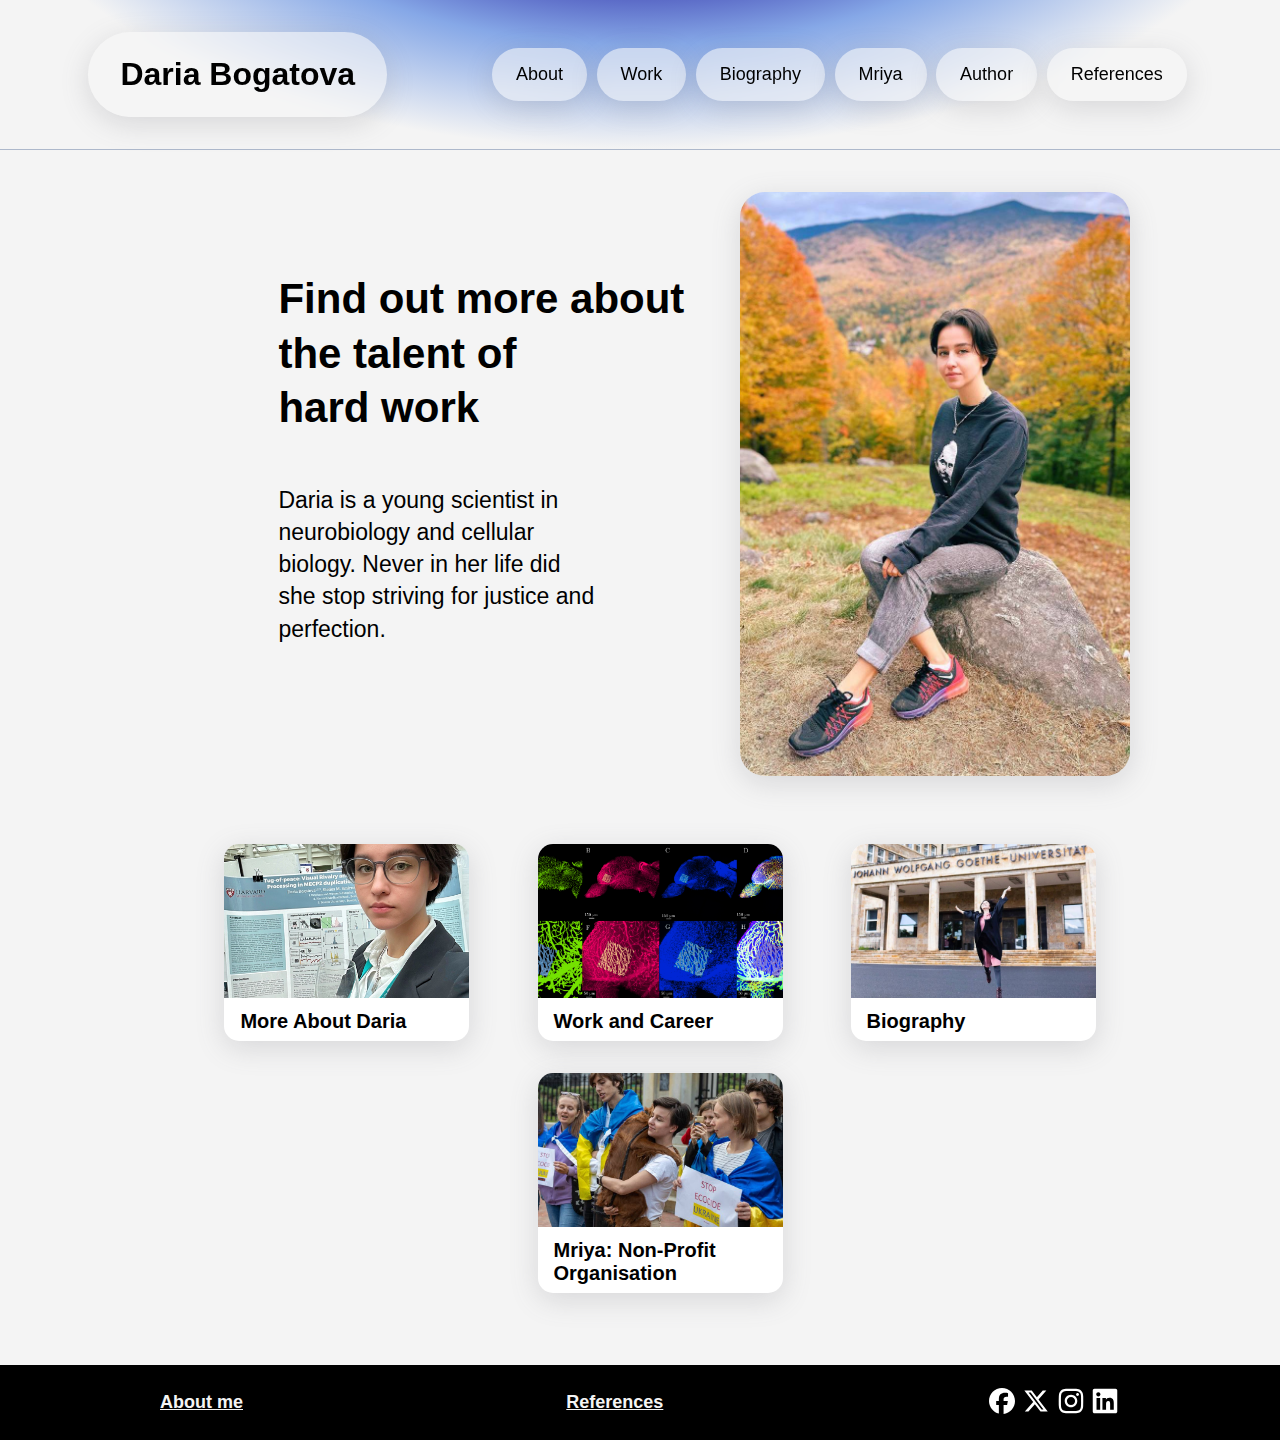
<file: index.html>
<!DOCTYPE html>
<html lang="en">
<head>
    <meta charset="UTF-8">
    <meta http-equiv="X-UA-Compatible" content="IE=edge">
    <meta name="viewport" content="width=device-width, initial-scale=1.0">
    <link rel="stylesheet" href="style.css">
    <title>Home Page</title>
</head>
<body>
    <div class="wrapper">
        <header>
            <div class="hero">
                <div class="button">
                    <h1><a href="./index.html">Daria Bogatova</a></h1>
                </div>
                <ul>
                    <li><a href="./about.html"><div class="button">About</div></a></li>
                    <li><a href="./work.html"><div class="button">Work</div></a></li>
                    <li><div class="button"><a href="./bio.html">Biography</a></div></li>
                    <li><div class="button"><a href="./mriya.html">Mriya</a></div></li>
                    <li><div class="button"><a href="./author.html">Author</a></div></li>
                    <li><div class="button"><a href="./references.html">References</a></div></li>
                </ul>
            </div>
        </header>
        <main>
            <div class="container">
                <div class="start">
                    <div class="intro">
                        <h2>Find out more about <br> the talent of<br> hard work</h2>
                        <h3>Daria is a young scientist in neurobiology and cellular biology. Never in her life did she stop striving for justice and perfection.</h3>
                    </div>
                    <div class="dasha"><img src="./images/fall.jpg" alt="portrait"></div>
                </div>
                <ul class="homelinks">
                   <li>
                        <a href="./about.html"><img src="./images/portrait.jpg" alt="picture from About page"><br>
                        <h4>More About Daria</h4></a>
                    </li>
                    <li>
                        <a href="./work.html"><img id="brain" src="./images/brain.PNG" alt="picture from Work page"><br>
                        <h4>Work and Career</h4></a>
                    </li>
                    <li>
                        <a href="./bio.html"><img src="./images/goethehor.jpg" alt="picture from Bio page"><br>
                        <h4>Biography</h4></a>
                    </li>
                    <li>
                        <a href="./mriya.html"><img src="./images/meeting.jpg" alt="picture from Mriya page"><br>
                        <h4>Mriya: Non-Profit <br> Organisation</h4></a>
                    </li>
                    </div>
                </ul>
            </div>
        </main>
        <footer>
            <a class="foot" href="./author.html">About me</a>
            <a class="foot" href="./references.html">References</a>
            <div class="icons">
                <a href="https://www.facebook.com/bogatova.daria"><img src="./images/facebook.svg" alt="facebook"></a>
                <a href="https://twitter.com/bogatova_d"><img src="./images/x-twitter.svg" alt=""></a>
                <a href="https://www.instagram.com/neurodaria"><img src="./images/instagram.svg" alt="instagram"></a>
                <a href="https://www.linkedin.com/in/dbogatova"><img src="./images/linkedin.svg" alt="linkedin"></a>
            </div>
        </footer>
    </div>
</body>
</html>
</file>
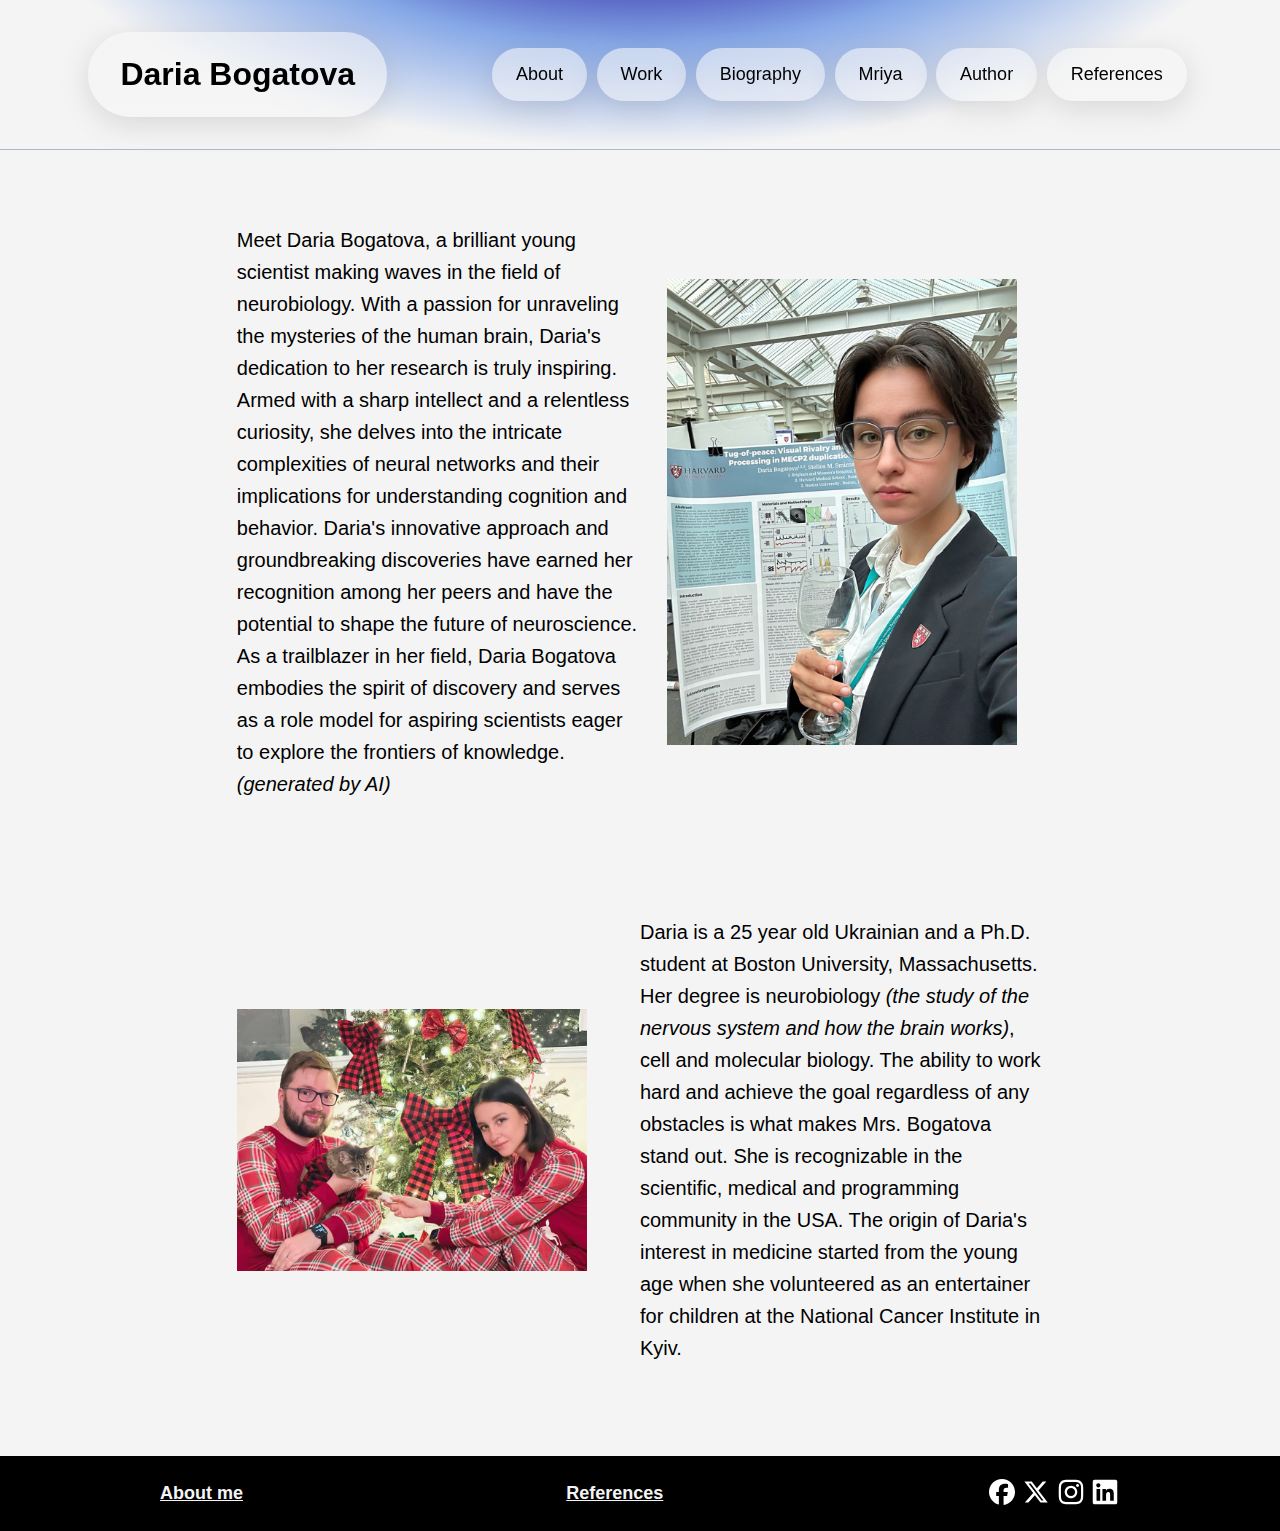
<file: about.html>
<!DOCTYPE html>
<html lang="en">
<head>
    <meta charset="UTF-8">
    <meta http-equiv="X-UA-Compatible" content="IE=edge">
    <meta name="viewport" content="width=device-width, initial-scale=1.0">
    <link rel="stylesheet" href="style.css">
    <title>About Daria Bogatova</title>
</head>
<body>
    <div class="wrapper">
        <header>
            <div class="hero">
                <div class="button">
                    <h1><a href="./index.html">Daria Bogatova</a></h1>
                </div>
                <ul>
                    <li><div class="button"><a href="./about.html">About</a></div></li>
                    <li><div class="button"><a href="./work.html">Work</a></div></li>
                    <li><div class="button"><a href="./bio.html">Biography</a></div></li>
                    <li><div class="button"><a href="./mriya.html">Mriya</a></div></li>
                    <li><div class="button"><a href="./author.html">Author</a></div></li>
                    <li><div class="button"><a href="./references.html">References</a></div></li>
                </ul>
            </div>
        </header>
        <main>
            <div class="aboutContainer">
                <img id="abtPortrait" src="./images/portrait.jpg" alt="portrait">
                <img id="abtFamily" src="./images/christmas.jpg" alt="">
                <p class="abtPOne">Meet Daria Bogatova, a brilliant young scientist making waves in the field of neurobiology. With a passion for unraveling the mysteries of the human brain, Daria's dedication to her research is truly inspiring. Armed with a sharp intellect and a relentless curiosity, she delves into the intricate complexities of neural networks and their implications for understanding cognition and behavior. Daria's innovative approach and groundbreaking discoveries have earned her recognition among her peers and have the potential to shape the future of neuroscience. As a trailblazer in her field, Daria Bogatova embodies the spirit of discovery and serves as a role model for aspiring scientists eager to explore the frontiers of knowledge. <em>(generated by AI)</em></p>
                <p class="abtPTwo">Daria is a 25 year old Ukrainian and a Ph.D. student at Boston University, Massachusetts. Her degree is neurobiology <em>(the study of the nervous system and how the brain works)</em>, cell and molecular biology. The ability to work hard and achieve the goal regardless of any obstacles is what makes Mrs. Bogatova stand out. She is recognizable in the scientific, medical and programming community in the USA. The origin of Daria's interest in medicine started from the young age when she volunteered as an entertainer for children at the National Cancer Institute in Kyiv.</p>
            </div>
        </main>
        <footer>
            <a class="foot" href="./author.html">About me</a>
            <a class="foot" href="./references.html">References</a>
            <div class="icons">
                <a href="https://www.facebook.com/bogatova.daria"><img src="./images/facebook.svg" alt="facebook"></a>
                <a href="https://twitter.com/bogatova_d"><img src="./images/x-twitter.svg" alt=""></a>
                <a href="https://www.instagram.com/neurodaria"><img src="./images/instagram.svg" alt="instagram"></a>
                <a href="https://www.linkedin.com/in/dbogatova"><img src="./images/linkedin.svg" alt="linkedin"></a>
            </div>
        </footer>
    </div>
</body>
</html>
</file>
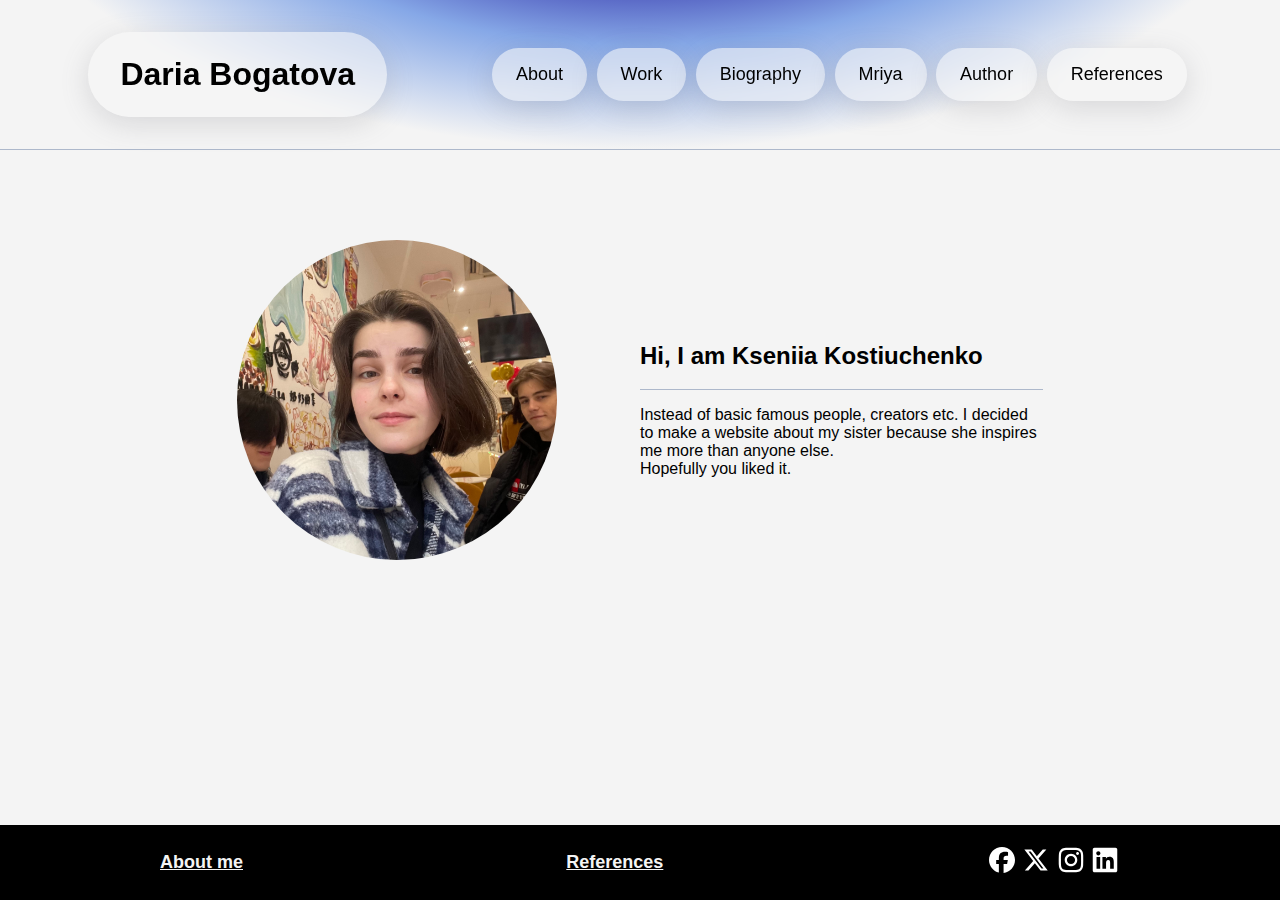
<file: author.html>
<!DOCTYPE html>
<html lang="en">
<head>
    <meta charset="UTF-8">
    <meta http-equiv="X-UA-Compatible" content="IE=edge">
    <meta name="viewport" content="width=device-width, initial-scale=1.0">
    <link rel="stylesheet" href="style.css">
    <title>Author</title>
</head>
<body>
    <div class="wrapper">
        <header>
            <div class="hero">
                <div class="button">
                    <h1><a href="./index.html">Daria Bogatova</a></h1>
                </div>
                <ul>
                    <li><div class="button"><a href="./about.html">About</a></div></li>
                    <li><div class="button"><a href="./work.html">Work</a></div></li>
                    <li><div class="button"><a href="./bio.html">Biography</a></div></li>
                    <li><div class="button"><a href="./mriya.html">Mriya</a></div></li>
                    <li><div class="button"><a href="./author.html">Author</a></div></li>
                    <li><div class="button"><a href="./references.html">References</a></div></li>
                </ul>
            </div>
        </header>
        <main id="author">
            <div class="me">
                <img class="selfportrait" src="./images/me.JPG" alt="">
                <div class="meText">
                    <h2>Hi, I am Kseniia Kostiuchenko</h2>
                    <div>
                        <p>Instead of basic famous people, creators etc. I decided to make a website about my sister because she inspires me more than anyone else. <br> Hopefully you liked it.</p>
                    </div>
                </div>
            </div>
        </main>
        <footer>
            <a class="foot" href="./author.html">About me</a>
            <a class="foot" href="./references.html">References</a>
            <div class="icons">
                <a href="https://www.facebook.com/bogatova.daria"><img src="./images/facebook.svg" alt="facebook"></a>
                <a href="https://twitter.com/bogatova_d"><img src="./images/x-twitter.svg" alt=""></a>
                <a href="https://www.instagram.com/neurodaria"><img src="./images/instagram.svg" alt="instagram"></a>
                <a href="https://www.linkedin.com/in/dbogatova"><img src="./images/linkedin.svg" alt="linkedin"></a>
            </div>
        </footer>
    </div>
</body>
</html>
</file>
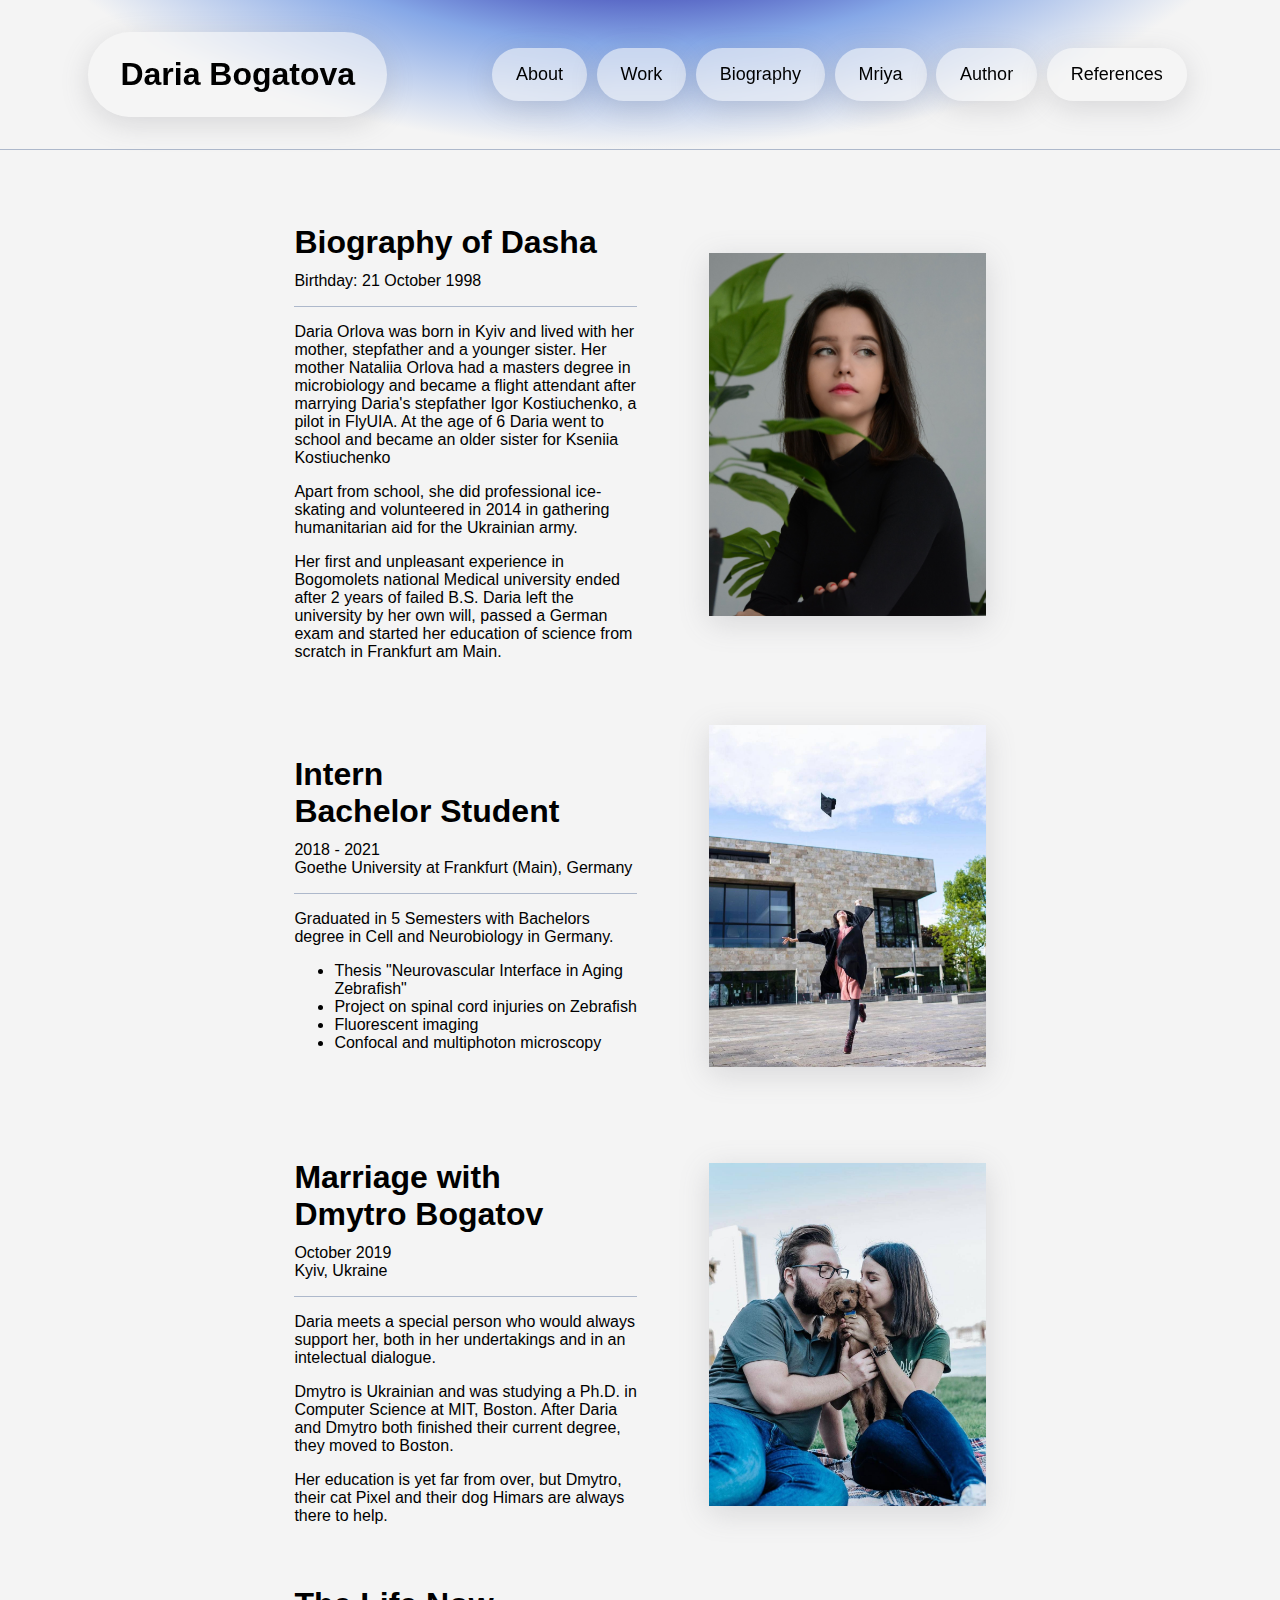
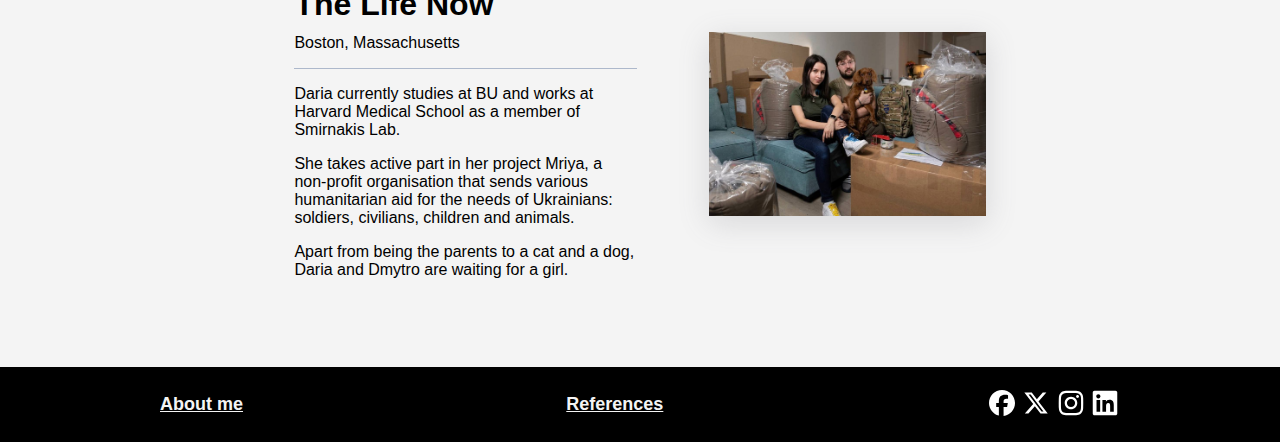
<file: bio.html>
<!DOCTYPE html>
<html lang="en">
<head>
    <meta charset="UTF-8">
    <meta http-equiv="X-UA-Compatible" content="IE=edge">
    <meta name="viewport" content="width=device-width, initial-scale=1.0">
    <link rel="stylesheet" href="style.css">
    <title>Biography</title>
</head>
<body>
    <div class="wrapper">
        <header>
            <div class="hero">
                <div class="button">
                    <h1><a href="./index.html">Daria Bogatova</a></h1>
                </div>
                <ul>
                    <li><div class="button"><a href="./about.html">About</a></div></li>
                    <li><div class="button"><a href="./work.html">Work</a></div></li>
                    <li><div class="button"><a href="./bio.html">Biography</a></div></li>
                    <li><div class="button"><a href="./mriya.html">Mriya</a></div></li>
                    <li><div class="button"><a href="./author.html">Author</a></div></li>
                    <li><div class="button"><a href="./references.html">References</a></div></li>
                </ul>
            </div>
        </header>
        <main>
            <div class="bioContent">
                <section>
                    <div class="bioParagraph">
                        <h1>Biography of Dasha</h1>
                        <h2>Birthday: 21 October 1998</h2>
                        <p>Daria Orlova was born in Kyiv and lived with her mother, stepfather and a younger sister. Her mother Nataliia Orlova had a masters degree in microbiology and became a flight attendant after marrying Daria's stepfather Igor Kostiuchenko, a pilot in FlyUIA. At the age of 6 Daria went to school and became an older sister for Kseniia Kostiuchenko</p> 
                        <p>Apart from school, she did professional ice-skating and volunteered in 2014 in gathering humanitarian aid for the Ukrainian army.</p>
                        <p>Her first and unpleasant experience in Bogomolets national Medical university ended after 2 years of failed B.S. Daria left the university by her own will, passed a German exam and started her education of science from scratch in Frankfurt am Main.</p>
                    </div>
                    <img src="./images/bioDasha.JPG" alt="">
                </section>
                <section>
                    <div class="bioParagraph">
                        <h1>Intern <br> Bachelor Student</h1>
                        <h2>2018 - 2021 <br> 
                        Goethe University at Frankfurt (Main), Germany</h2>
                        <p>Graduated in 5 Semesters with Bachelors degree in Cell and Neurobiology in Germany. </p>
                        <ul>
                            <li>Thesis "Neurovascular Interface in Aging Zebrafish"</li>
                            <li>Project on spinal cord injuries on Zebrafish</li>
                            <li>Fluorescent imaging</li>
                            <li>Confocal and multiphoton microscopy</li>
                        </ul>
                    </div>
                    <img src="./images/goethever.jpg" alt="">
                </section> 
                <section>
                    <div class="bioParagraph">
                        <h1>Marriage with <br> Dmytro Bogatov</h1>
                        <h2>October 2019<br> 
                        Kyiv, Ukraine</h2>
                        <p>Daria meets a special person who would always support her, both in her undertakings and in an intelectual dialogue.</p>
                        <p>Dmytro is Ukrainian and was studying a Ph.D. in Computer Science at MIT, Boston. After Daria and Dmytro both finished their current degree, they moved to Boston. </p>
                        <p>Her education is yet far from over, but Dmytro, their cat Pixel and their dog Himars are always there to help.</p> 
                    </div>
                    <img src="./images/family.jpg" alt="">
                </section>
                <section>
                    <div class="bioParagraph">
                        <h1>The Life Now</h1>
                        <h2>Boston, Massachusetts</h2>
                        <p>Daria currently studies at BU and works at Harvard Medical School as a member of Smirnakis Lab.</p>
                        <p>She takes active part in her project Mriya, a non-profit organisation that sends various humanitarian aid for the needs of Ukrainians: soldiers, civilians, children and animals.</p> 
                        <p>Apart from being the parents to a cat and a dog, Daria and Dmytro are waiting for a girl.</p>
                    </div>
                    <img src="./images/familymriya.jpg" alt="">
                </section>           
            </div>
        </main>
        <footer>
            <a class="foot" href="./author.html">About me</a>
            <a class="foot" href="./references.html">References</a>
            <div class="icons">
                <a href="https://www.facebook.com/bogatova.daria"><img src="./images/facebook.svg" alt="facebook"></a>
                <a href="https://twitter.com/bogatova_d"><img src="./images/x-twitter.svg" alt=""></a>
                <a href="https://www.instagram.com/neurodaria"><img src="./images/instagram.svg" alt="instagram"></a>
                <a href="https://www.linkedin.com/in/dbogatova"><img src="./images/linkedin.svg" alt="linkedin"></a>
            </div>
        </footer>
    </div>
</body>
</html>
</file>
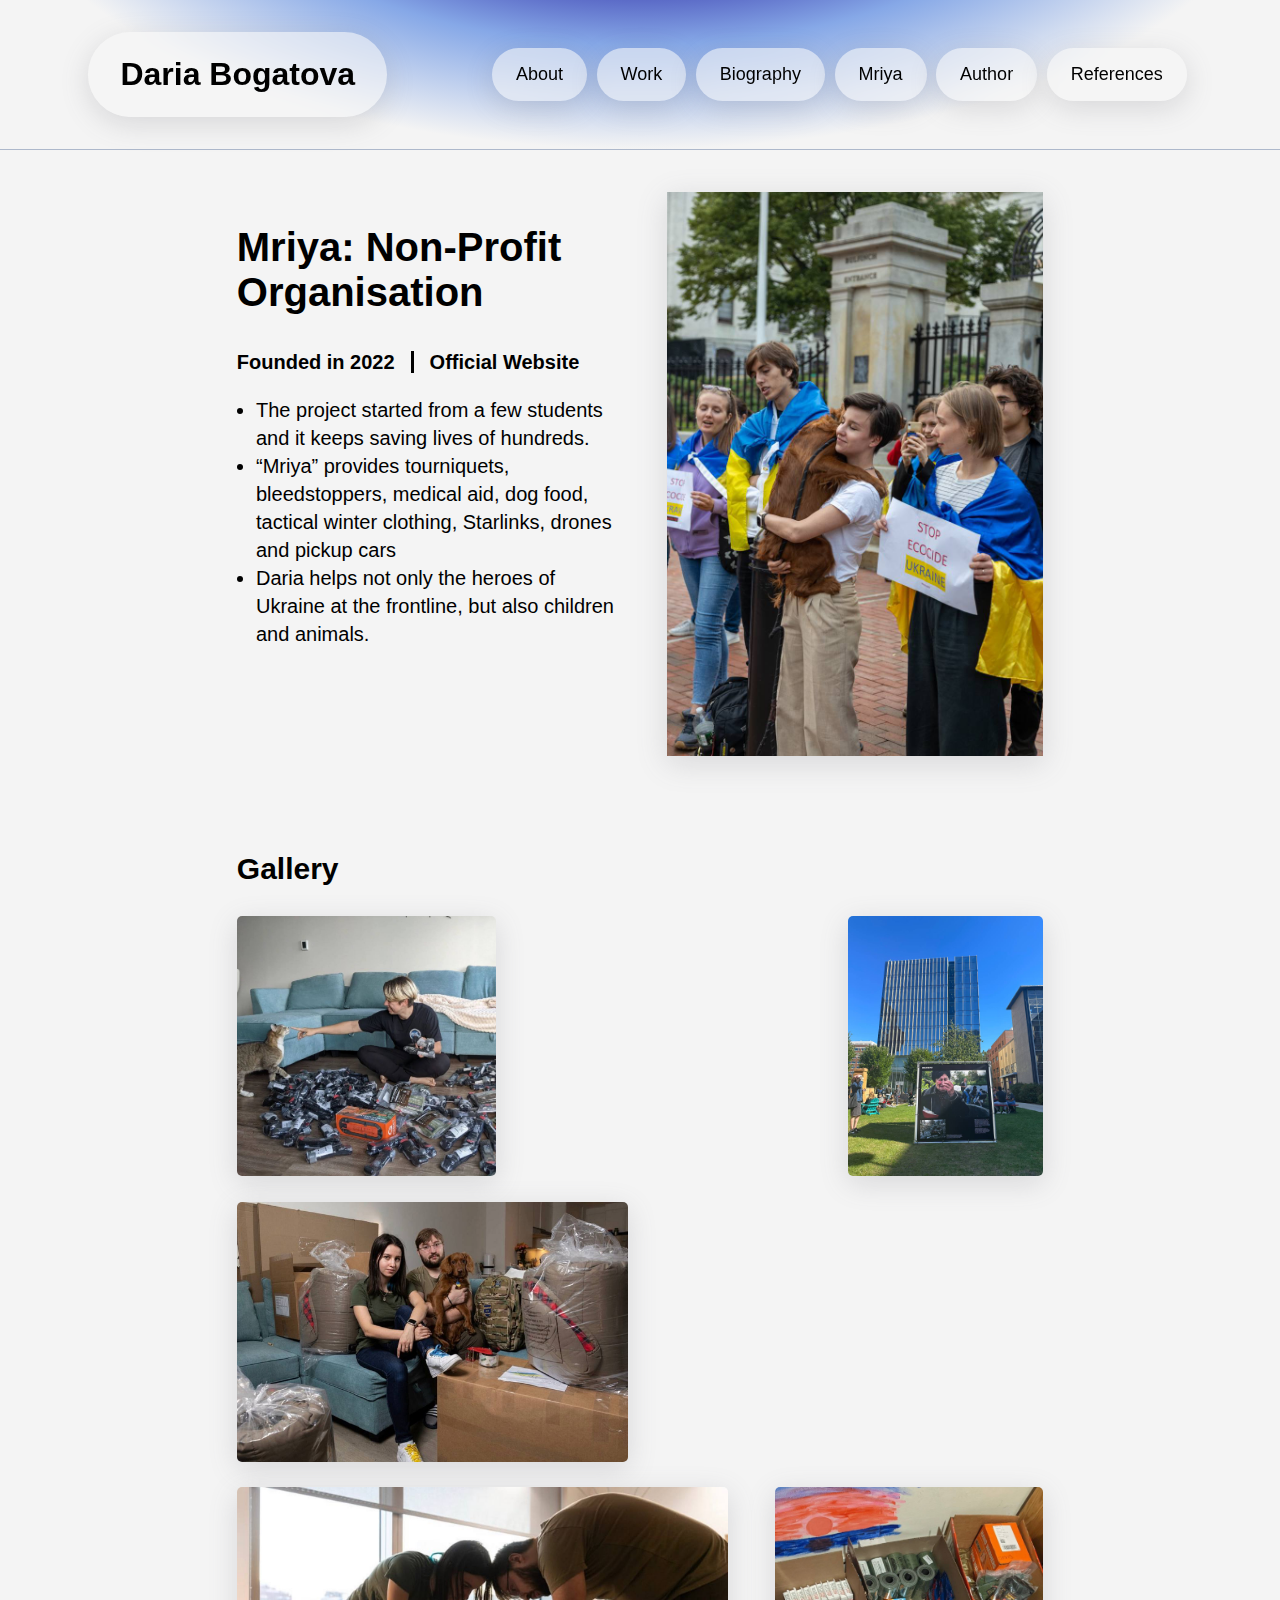
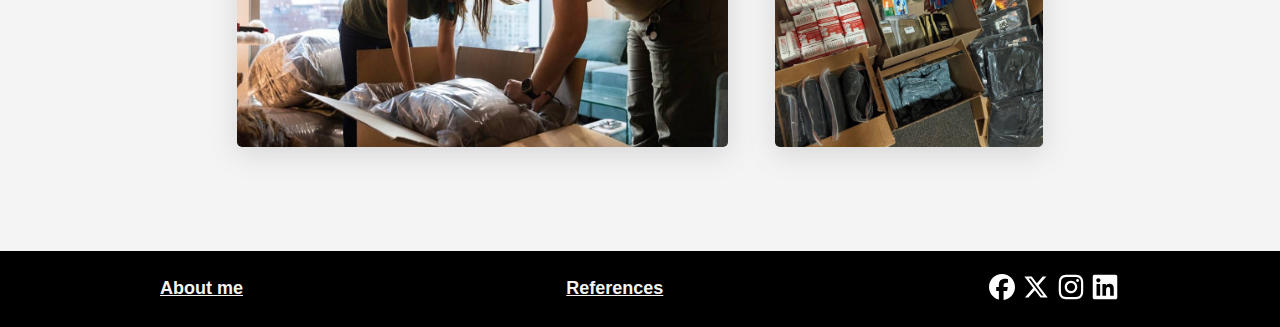
<file: mriya.html>
<!DOCTYPE html>
<html lang="en">
<head>
    <meta charset="UTF-8">
    <meta http-equiv="X-UA-Compatible" content="IE=edge">
    <meta name="viewport" content="width=device-width, initial-scale=1.0">
    <link rel="stylesheet" href="style.css">
    <title>Mriya: Non-Profit Organisation</title>
</head>
<body>
    <div class="wrapper">
        <header>
            <div class="hero">
                <div class="button">
                    <h1><a href="./index.html">Daria Bogatova</a></h1>
                </div>
                <ul>
                    <li><div class="button"><a href="./about.html">About</a></div></li>
                    <li><div class="button"><a href="./work.html">Work</a></div></li>
                    <li><div class="button"><a href="./bio.html">Biography</a></div></li>
                    <li><div class="button"><a href="./mriya.html">Mriya</a></div></li>
                    <li><div class="button"><a href="./author.html">Author</a></div></li>
                    <li><div class="button"><a href="./references.html">References</a></div></li>
                </ul>
            </div>
        </header>
        <main class="mriya">
            <div class="mriyaHeading">
                <div class="mriIntro">
                    <h2>Mriya: Non-Profit Organisation</h2>
                    <p>Founded in 2022<a href="https://mriya-ua.org/">Official Website</a></p>
                    <ul>
                        <li>The project started from a few students and it keeps saving lives of hundreds.</li>
                        <li>“Mriya” provides tourniquets, bleedstoppers, medical aid, dog food, tactical winter clothing, Starlinks, drones and pickup cars
                        </li>
                        <li>Daria helps not only the heroes of Ukraine at the frontline,  but also children and animals.
                        </li>
                    </ul>
                </div>
                <img src="./images/meeting.jpg" alt="">
            </div>
            <h3>Gallery</h3>
            <div class="gallery">
                <img src="./images/sasha-pixel.jpeg" alt="">
                <img src="./images/boston.jpeg" alt="">
                <img src="./images/familymriya.jpg" alt="">
                <img src="./images/tourniquets.jpg" alt="">
                <img src="./images/humanitarian.jpg" alt="">
            </div>
        </main>
        <footer>
            <a class="foot" href="./author.html">About me</a>
            <a class="foot" href="./references.html">References</a>
            <div class="icons">
                <a href="https://www.facebook.com/bogatova.daria"><img src="./images/facebook.svg" alt="facebook"></a>
                <a href="https://twitter.com/bogatova_d"><img src="./images/x-twitter.svg" alt=""></a>
                <a href="https://www.instagram.com/neurodaria"><img src="./images/instagram.svg" alt="instagram"></a>
                <a href="https://www.linkedin.com/in/dbogatova"><img src="./images/linkedin.svg" alt="linkedin"></a>
            </div>
        </footer>
</body>
</html>
</file>
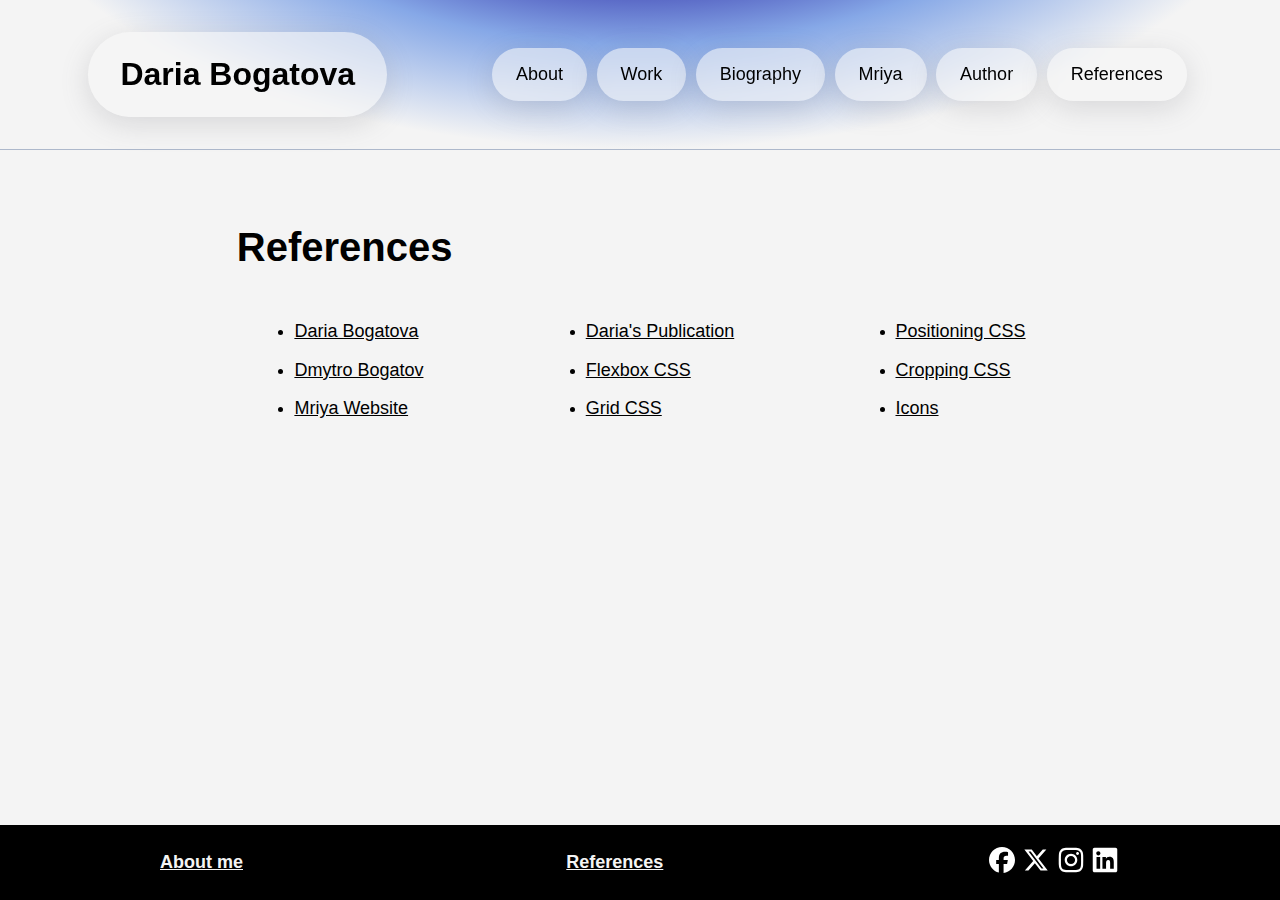
<file: references.html>
<!DOCTYPE html>
<html lang="en">
<head>
    <meta charset="UTF-8">
    <meta http-equiv="X-UA-Compatible" content="IE=edge">
    <meta name="viewport" content="width=device-width, initial-scale=1.0">
    <link rel="stylesheet" href="style.css">
    <title>References Page</title>
</head>
<body>
    <div class="wrapper">
        <header>
            <div class="hero">
                <div class="button">
                    <h1><a href="./index.html">Daria Bogatova</a></h1>
                </div>
                <ul>
                    <li><div class="button"><a href="./about.html">About</a></div></li>
                    <li><div class="button"><a href="./work.html">Work</a></div></li>
                    <li><div class="button"><a href="./bio.html">Biography</a></div></li>
                    <li><div class="button"><a href="./mriya.html">Mriya</a></div></li>
                    <li><div class="button"><a href="./author.html">Author</a></div></li>
                    <li><div class="button"><a href="./references.html">References</a></div></li>
                </ul>
            </div>
        </header>
        <main id="ref">
                <h2>References</h2>
                <ul class="refList">
                    <div class="listOne">
                        <li><a href="https://bogatova.org/">Daria Bogatova</a></li>
                        <li><a href="https://dbogatov.org/">Dmytro Bogatov</a></li>
                        <li><a href="https://mriya-ua.org/">Mriya Website</a></li>
                    </div>
                    <div class="listTwo">
                        <li><a href="https://d1otpvzazqee2m.cloudfront.net/assets/docs/neurovascular-interface-in-aging-zebrafish-daria-bogatova-bachelor-thesis.pdf">Daria's Publication</a></li>
                        <li><a href="https://css-tricks.com/snippets/css/a-guide-to-flexbox/#aa-flexbox-tricks">Flexbox CSS</a></li>
                        <li><a href="https://css-tricks.com/snippets/css/complete-guide-grid/">Grid CSS</a></li>
                    </div>
                    <div class="listThree">
                        <li><a href="https://www.w3schools.com/css/css_positioning.asp">Positioning CSS</a></li>
                        <li><a href="https://www.digitalocean.com/community/tutorials/css-cropping-images-object-fit">Cropping CSS</a></li>
                        <li><a href="https://fontawesome.com/icons">Icons</a></li>
                    </div>
                </ul>
        </main>
        <footer>
            <a class="foot" href="./author.html">About me</a>
            <a class="foot" href="./references.html">References</a>
            <div class="icons">
                <a href="https://www.facebook.com/bogatova.daria"><img src="./images/facebook.svg" alt="facebook"></a>
                <a href="https://twitter.com/bogatova_d"><img src="./images/x-twitter.svg" alt=""></a>
                <a href="https://www.instagram.com/neurodaria"><img src="./images/instagram.svg" alt="instagram"></a>
                <a href="https://www.linkedin.com/in/dbogatova"><img src="./images/linkedin.svg" alt="linkedin"></a>
            </div>
        </footer>
    </div>
</body>
</html>
</file>
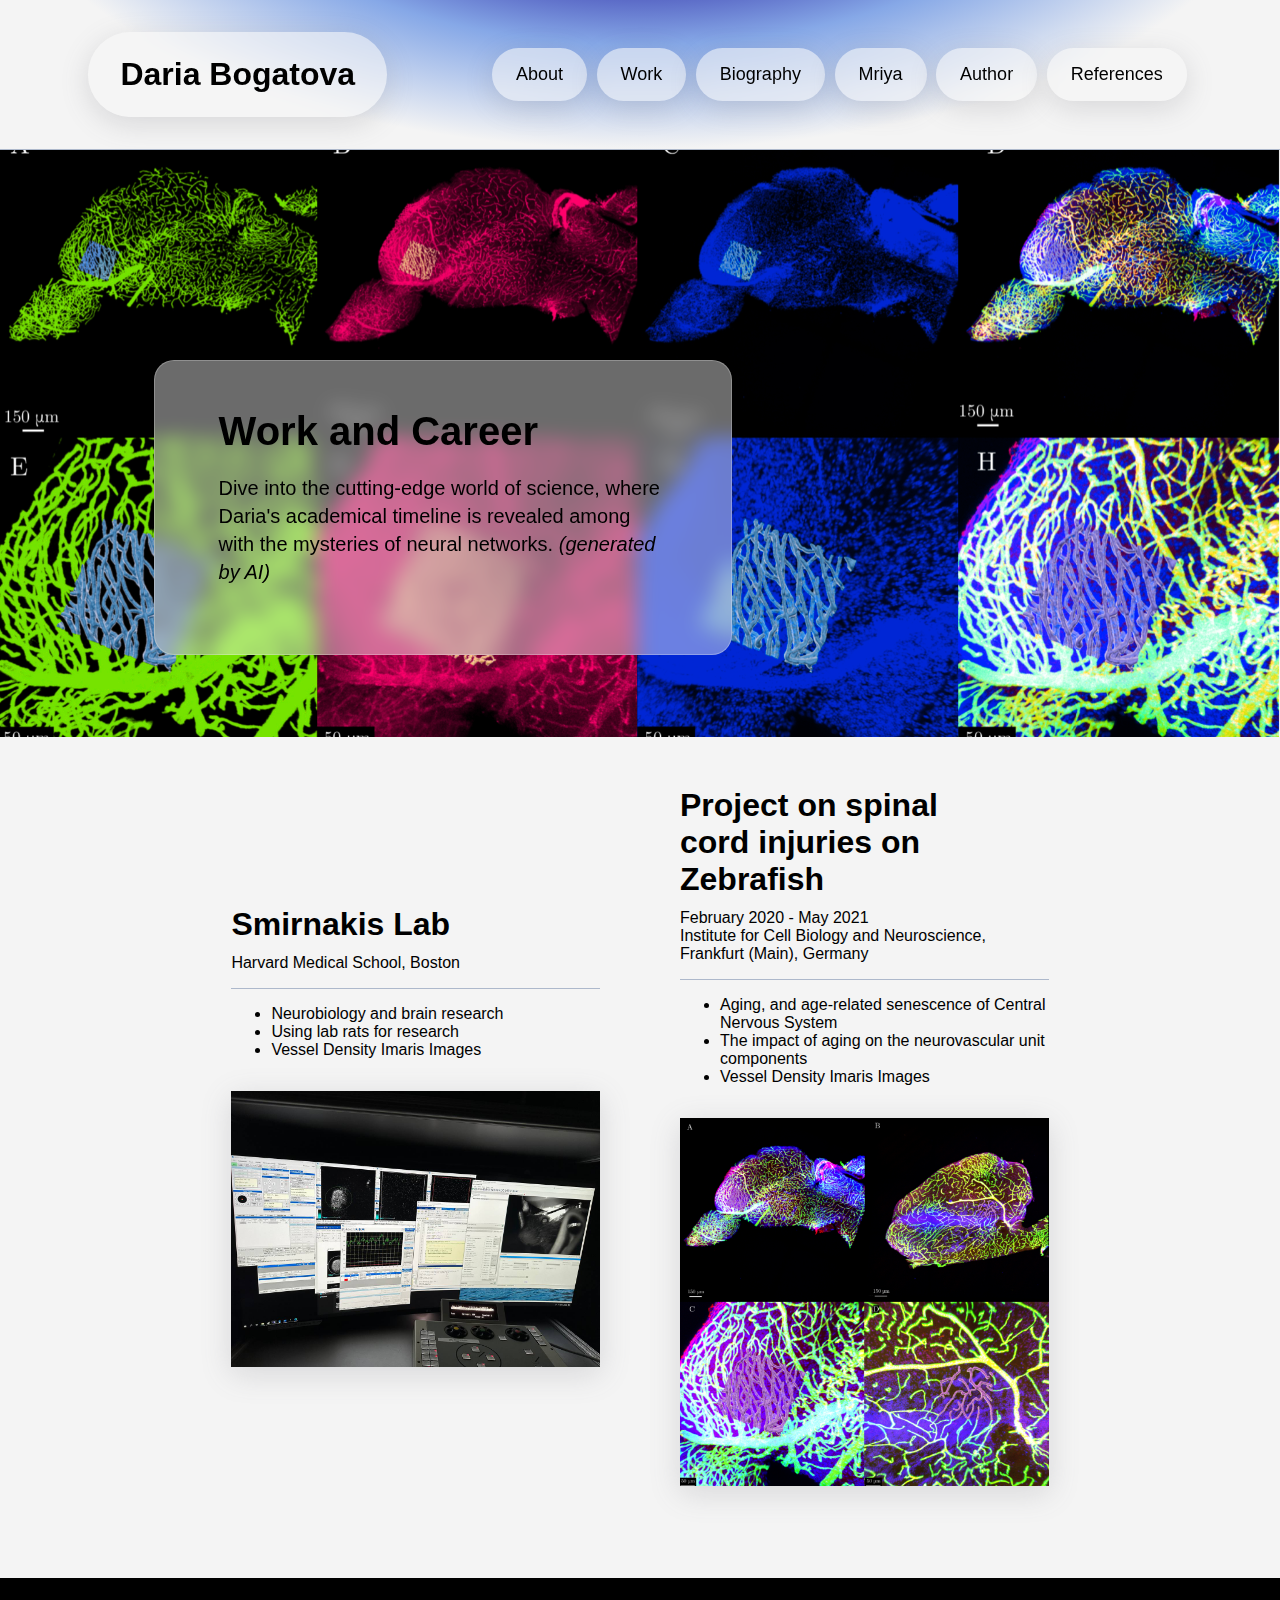
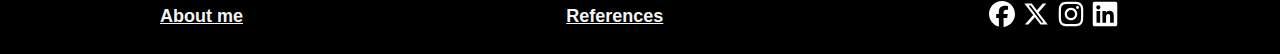
<file: work.html>
<!DOCTYPE html>
<html lang="en">
<head>
    <meta charset="UTF-8">
    <meta http-equiv="X-UA-Compatible" content="IE=edge">
    <meta name="viewport" content="width=device-width, initial-scale=1.0">
    <link rel="stylesheet" href="style.css">
    <title>Work and Influence</title>
</head>
<body>
    <div class="wrapper">
        <header>
            <div class="hero">
                <div class="button">
                    <h1><a class="home" href="./index.html">Daria Bogatova</a></h1>
                </div>
                <ul>
                    <li><div class="button"><a href="./about.html">About</a></div></li>
                    <li><div class="button"><a href="./work.html">Work</a></div></li>
                    <li><div class="button"><a href="./bio.html">Biography</a></div></li>
                    <li><div class="button"><a href="./mriya.html">Mriya</a></div></li>
                    <li><div class="button"><a href="./author.html">Author</a></div></li>
                    <li><div class="button"><a href="./references.html">References</a></div></li>
                </ul>
            </div>
        </header>
        <img id="brain" class="workBckgrnd" src="./images/brain.PNG" alt="">
        <main class="workMain">
            <div class="workGlass">
                <h2>Work and Career</h2>
                <p>Dive into the cutting-edge world of science, where Daria's academical timeline is revealed among with the mysteries of neural networks. <em>(generated by AI)</em> </p>
            </div>
            <div class="workContent">
                <section>
                    <h1>Smirnakis Lab</h1>
                    <h2>Harvard Medical School, Boston</h2>
                    <ul>
                        <li>Neurobiology and brain research</li>
                        <li>Using lab rats for research</li>
                        <li>Vessel Density Imaris Images</li>
                    </ul>
                    <img src="./images/ratscreen.jpg" alt="">
                </section>
                <section>
                    <h1>Project on spinal <br> cord injuries on Zebrafish</h1>
                    <h2>February 2020 - May 2021 <br> Institute for Cell Biology and Neuroscience, Frankfurt (Main), Germany</h2>
                    <ul>
                        <li>Aging, and age-related senescence of Central Nervous System</li>
                        <li>The impact of aging on the neurovascular unit components</li>
                        <li>Vessel Density Imaris Images</li>
                    </ul>
                    <img  src="./images/brainWhite.PNG" alt="">
                </section>
            </div>
        </main>
        <footer>
            <a class="foot" href="./author.html">About me</a>
            <a class="foot" href="./references.html">References</a>
            <div class="icons">
                <a href="https://www.facebook.com/bogatova.daria"><img src="./images/facebook.svg" alt="facebook"></a>
                <a href="https://twitter.com/bogatova_d"><img src="./images/x-twitter.svg" alt=""></a>
                <a href="https://www.instagram.com/neurodaria"><img src="./images/instagram.svg" alt="instagram"></a>
                <a href="https://www.linkedin.com/in/dbogatova"><img src="./images/linkedin.svg" alt="linkedin"></a>
            </div>
        </footer>
    </div>
</body>
</html>
</file>
<file: style.css>
body {
    height: 100vh;
    margin: 0;
    padding: 0;
    font-family: "Helvetica Neue", Arial, Helvetica, sans-serif;
    background-color: #f4f4f4
  }

  .wrapper {
    justify-content: center;
    display: grid;
    grid-template-columns: minmax(0, 1fr) minmax(0, 90%) minmax(0, 1fr);
    grid-template-rows: auto 1fr auto;
    min-height: 100%;
  }
  

  /* header */


  header {
    z-index: 1000;
    position: fixed;
    width: 100%;
    grid-column: 2/3;
    display: flex;
    justify-content: center;
    padding: 2rem 0;
    background-image: radial-gradient(
      farthest-side at 50% -100%,
      #231A9D 30%,
      #86A8E7 65%,
      #f4f4f4 100%
    );
    border-bottom: solid 0.5px #adb8cb ;
  }

  .hero {
    grid-column: 2/3;
    display: flex;
    justify-content: space-between;
  }

  .hero a {
    text-decoration: none;
    color: black;
    transition: .7s;
  }

  .hero a:hover {
    color: #3358cf;
    transition: 0.3s;
  }

  header h1 {
    grid-column: 2/3;
    margin: 0;
    padding: .5rem;
    font-size: 2rem;
    font-weight: bold;
  }

  header ul {
    grid-column: 2/3;
    list-style: none;
    display: flex;
    justify-content: space-between;
    align-items: center;
    padding: 0;
    margin: 0 0 0 100px;
  }

  @media screen and (max-width: 1100px) {
    header ul {
        margin: 0 0 0 1rem;
    }
  }


  header li {
    padding: 0 0.3rem;
    font-weight: 540;
    font-size: 18px;
  }

  .button {
    box-shadow: rgba(100, 100, 111, 0.2) 0px 7px 29px 0px;
    padding: 1rem 1.5rem;
    margin: 0;
    background-color: #f7f7f790;
    border-radius: 10rem;
    backdrop-filter: blur(7.9px);
    -webkit-backdrop-filter: blur(7.9px);
    transition: all 0.3s ease-in-out;
  }

  .button:hover {
    background-color: #f4f4f4;
    transition: all 0.2s ease-in-out;
    transform: scale(1.03);
  }

  .container {
    margin: 0 auto;
    padding: 0;
    width: 85%;
  }

  main {
    grid-column: 2/3;
    margin-top: 12rem;
  }


  /* index */


  .start {
    display: flex;
    justify-content: space-around;
    margin: 0 auto auto 3rem ;
  }

  .start img {
    width: 390px;
    border-radius: 25px;
    box-shadow: rgba(100, 100, 111, 0.2) 0px 7px 29px 0px;
  }

  .intro {
    margin-left: 5rem;
  }

  .intro h2 {
    font-size: 42px;
    margin-top: 5rem;
    line-height: 130%;
  }

  .intro h3 {
    margin: 3rem 0;
    font-weight: 400;
    font-size: 23px;
    width: 70%;
    line-height: 140%;
  }

  .homelinks {
    margin-top: 3rem;
    display: flex;
    flex-wrap: wrap;
    justify-content: space-around;
    list-style: none;
  }

  .homelinks li img {
    margin: 0;
    object-fit: cover;
    width: 245px;
    height: 154px;
    border-top-left-radius: 15px;
    border-top-right-radius: 15px;
    transition: all .3s;
  }

  #brain {
    filter: hue-rotate(-30deg);
  }

  .homelinks li {
    margin: 1rem .5rem;
    padding: 0;
    background-color: #fff;
    box-shadow: rgba(100, 100, 111, 0.2) 0px 7px 29px 0px;
    transition: all .2s;
    border-radius: 15px;
  }

  .homelinks li:hover {
    transition: all .2s;
    transform: scale(1.05);
  }

  .homelinks img:hover {
    transition: all .3s;
  }

  .homelinks a {
    text-decoration: none;
  }

  .homelinks h4 {
    padding: 0;
    margin: 0.5rem 1rem;
    font-size: 20px;
    color: #000;
  }


  /* about */


  .aboutContainer {
    display: grid;
    grid-template-columns: 1fr 1fr;
    grid-template-rows: 1fr  6rem  max-content;
    flex-direction: column;
    margin:2rem auto;
    width: 70%;
  }

  .aboutContainer img {
    width: 350px;
  }


  #abtPortrait {
    grid-column: 2/3;
    grid-row: 1/2;
    margin: auto;
  }

  #abtFamily {
    grid-column: 1/2;
    grid-row: 3/4;
    justify-self: start;
    margin: auto 0;
  }

  .aboutContainer p {
    font-size: 20px;
    line-height: 1.6;
  }

  .abtPOne {
    grid-column: 1/2;
    grid-row: 1/2;
    margin: 0;
  }

  .abtPTwo {
    grid-row: 3/4;
    grid-column: 2/3;
  }


  /* work */


  .workBckgrnd {
    grid-column: 1/4;
    width: 100%;
    object-fit: cover;
    object-position: -10% 59%;
    margin-top: 9.2rem;
    height: 75%;
  }

  .workGlass {
    position: absolute;
    left: 12%;
    top: 40%;
    width: 35%;
    z-index: 10;
    padding: 3rem 4rem;
    color: #000;
    background: #f4f4f470;
    -webkit-backdrop-filter: blur(10px);
    backdrop-filter: blur(10px);
    border: 1px solid rgba(255,255,255,.25);
    border-radius: 20px;
  }

  .workGlass h2 {
    font-size: 40px;
    margin: auto;
  }

  .workGlass p {
    font-size: 20px;
    line-height: 1.4;
  }

  .workMain {
    margin-top: 0;
  }

  .workContent {
    width: 80%;
    margin: 0 auto;
    display: flex;
    column-gap: 5rem;
    justify-content: center;
  }

  .workContent section {
    width: 40%;
    align-self: center;
  }

  .workContent img {
    width: 100%;
    box-shadow: rgba(100, 100, 111, 0.2) 0px 7px 29px 0px;
    margin: 1rem 0 3rem 0;

  }

  .workContent h1 {
    margin: 0;
  }

  .workContent h2 {
    margin: 0;
    padding: 0.7rem 0 1rem 0;
    font-weight: 400;
    font-size: 1rem;
    border-bottom: solid 0.5px #adb8cb;
  }


  /* Biography */


  .bioContent {
    width: 60%;
    margin: 0 auto 2rem auto;
  }

  .bioContent section {
    display: flex;
    gap: 4.5rem;
    align-items: center;
    margin-top: 2rem;
  }

  .bioContent img {
    width: 40%;
    box-shadow: rgba(100, 100, 111, 0.2) 0px 7px 29px 0px;
    margin: 1rem 0 3rem 0;

  }

  .bioContent h1 {
    margin: 0;
  }

  .bioContent h2 {
    margin: 0;
    padding: 0.7rem 0 1rem 0;
    font-weight: 400;
    font-size: 1rem;
    border-bottom: solid 1px #adb8cb;
  }

  

  /* Mriya */

  .mriya {
    width: 70%;
    margin-left: auto;
    margin-right: auto;
  }

  .mriyaHeading {
    display: flex;
    margin-bottom: 6rem;
    column-gap: 3rem;
  }

  .mriyaHeading h2 {
    font-size: 40px;
  }

  .mriyaHeading p {
    font-weight: 600;
    font-size: 20px;
    line-height: 1.4;
  }

  .mriyaHeading a {
    text-decoration: none;
    color: #000;
    border-left: 3px solid #000;
    padding-left: 1rem;
    margin-left: 1rem;
    transition: all .2s ease-in-out;
  }

  .mriyaHeading a:hover {
    transition: all .2s ease-in-out;
    color: #3358cf;
  }

  .mriyaHeading ul {
    padding-left: 1.2rem;
  }

  .mriyaHeading li {
    font-size: 20px;
    line-height: 1.4;
  }

  .mriyaHeading img {
    width: 376px;
    box-shadow: rgba(100, 100, 111, 0.2) 0px 7px 29px 0px;
  }

  .gallery {
    display: flex;
    row-gap: 1.6rem;
    flex-wrap: wrap;
    justify-content: space-between;
    margin-bottom: 4rem;

  }

  .gallery img {
    height: 260px;
    box-shadow: rgba(100, 100, 111, 0.2) 0px 7px 29px 0px;
    border-radius: 5px;
  }

  .mriya h3 {
    font-size: 30px;
  }



  /* Author */


  #author {
    width: 70%;
    margin-left: auto;
    margin-right: auto;
  }

  .selfportrait {
    width: 320px;
    border-radius: 200px;
    align-self: center;
  }

  .me {
    margin-top: 3rem;
    display: flex;
    justify-content: space-between;
    align-items: center;
  }

  .meText {
    width: 50%;
  }

  .meText div {
    border-top: solid 1px #adb8cb;
    padding-top: 1rem;
  }

  .meText p {
    margin: 0;
  }



  /* References */


  #ref {
    width: 70%;
    margin-left: auto;
    margin-right: auto;
  }

  #ref h2 {
    font-size: 40px;
  }

  #ref ul {
    display: grid;
    grid-auto-columns: 1fr 1fr 1fr;
    gap: 2rem;

  }

  #ref li {
    margin: 1.1rem;
  }

  .refList a {
    color: #000;
    font-size: 18px;
    font-weight: 500;
    transition: all .2s ease-in-out;
  }

  .refList a:hover {
    transition: all .2s ease-in-out;
    color: #3358cf;
  }

  .refList li:hover {
    transition: all .2s ease-in-out;
    transform: scale(1.03);
  }

  .refList li {
    transition: all .2s ease-in-out;
  }

  #ref .listOne {
    grid-column: 1/2;
    justify-self: start;
    
  }

  .listTwo {
    grid-column: 2/3;
    justify-self: center;
    
  }

  .listThree {
    grid-column: 3/4;
    justify-self: end;
  }






  /* footer */


  footer {
    margin-top: 2.5rem;
    grid-column: 1/4;
    grid-row: 3/4;
    display: flex;
    justify-content: space-between;
    align-items: center;
    padding: 0 10rem;
    background-color: black;
    color: #f4f4f4;
  }

  .foot {
    font-size: 20px;
    font-weight: 600;
    margin: 1.7rem 0;
    color: #f4f4f4;
    font-size: 18px;
    transition: all .2s;
  }

  .foot:hover {
    transition: all .2s;
    transform: scale(1.07);
    color: #608ee3;
  }

  .icons img {
    width: 26px;
    height: 28px;
    margin: 0 2px;
    transition: all .2s;
  }


  .icons img:hover {
    transition: all .2s;
    transform: scale(1.15);
  }
</file>
